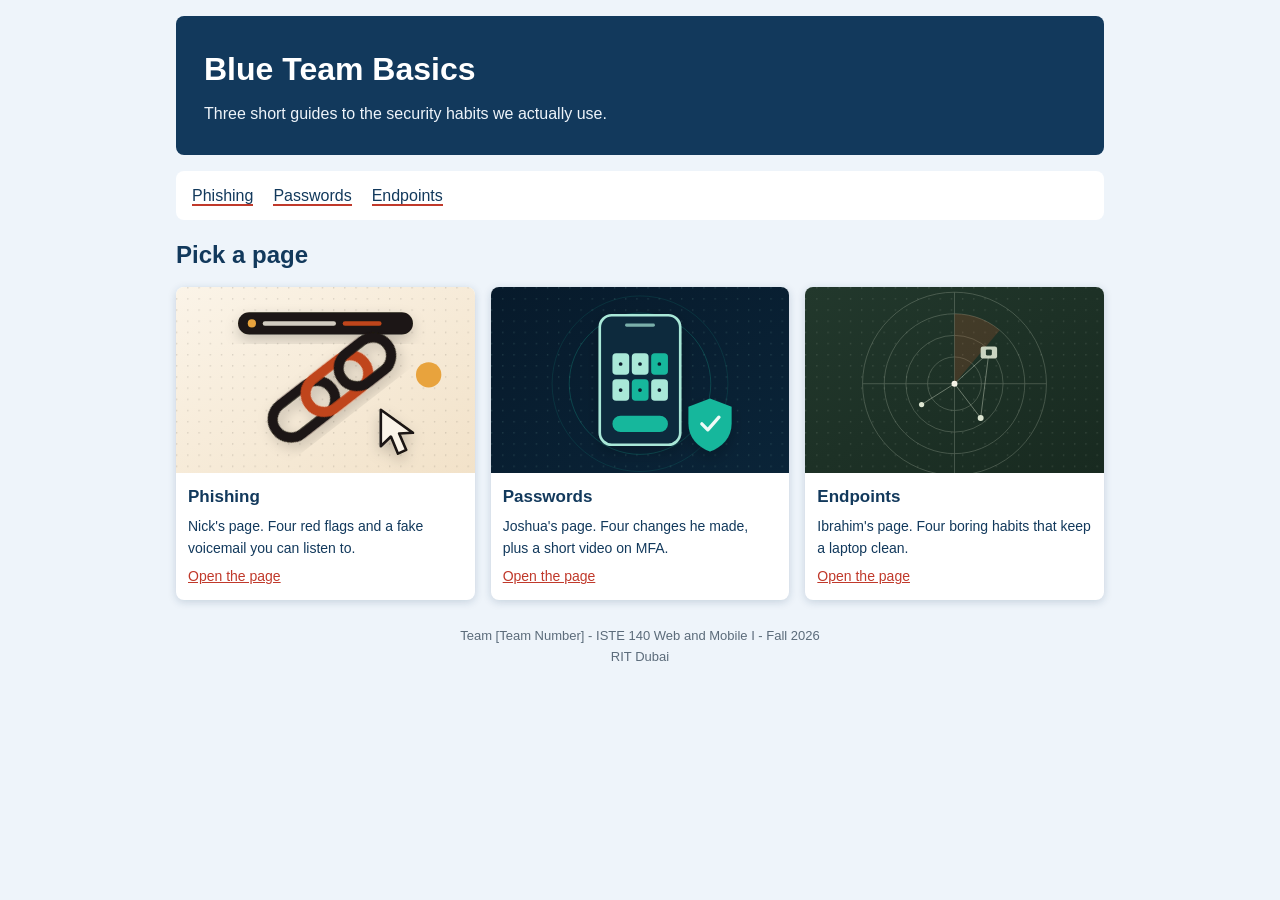
<file: index.html>
<!DOCTYPE html>
<!--
  Team [Team Number] - ISTE 140, Assignment 3
  Page: index.html (our home page)
  Members: Nick Mathenge - [Student ID 1]
           Joshua Twagirashema - [Student ID 2]
           Ibrahim Fadil - [Student ID 3]
  Topic: everyday cybersecurity habits.
  Images: we drew all the SVG pictures in assets/img/ ourselves.
-->
<html lang="en">
<head>
  <meta charset="utf-8">
  <meta name="viewport" content="width=device-width, initial-scale=1">
  <title>Blue Team Basics</title>
  <link rel="icon" href="assets/img/favicon.svg" type="image/svg+xml">
  <link rel="stylesheet" href="assets/css/index.css">
</head>
<body>
  <div class="site">

    <header>
      <h1>Blue Team Basics</h1>
      <p>Three short guides to the security habits we actually use.</p>
    </header>

    <nav>
      <ul>
        <li><a href="nick.html">Phishing</a></li>
        <li><a href="joshua.html">Passwords</a></li>
        <li><a href="ibrahim.html">Endpoints</a></li>
      </ul>
    </nav>

    <main>
      <h2>Pick a page</h2>

      <div class="cards">
        <article class="card">
          <img src="assets/img/thumb_phishing.svg" alt="A browser address bar above three chain links">
          <h3>Phishing</h3>
          <p>Nick's page. Four red flags and a fake voicemail you can listen to.</p>
          <a href="nick.html">Open the page</a>
        </article>

        <article class="card">
          <img src="assets/img/thumb_passwords.svg" alt="A phone showing a code next to a shield">
          <h3>Passwords</h3>
          <p>Joshua's page. Four changes he made, plus a short video on MFA.</p>
          <a href="joshua.html">Open the page</a>
        </article>

        <article class="card">
          <img src="assets/img/thumb_endpoints.svg" alt="A radar screen with connected devices">
          <h3>Endpoints</h3>
          <p>Ibrahim's page. Four boring habits that keep a laptop clean.</p>
          <a href="ibrahim.html">Open the page</a>
        </article>
      </div>
    </main>

    <footer>
      <p>Team [Team Number] - ISTE 140 Web and Mobile I - Fall 2026</p>
      <p>RIT Dubai</p>
    </footer>

  </div>
</body>
</html>
</file>
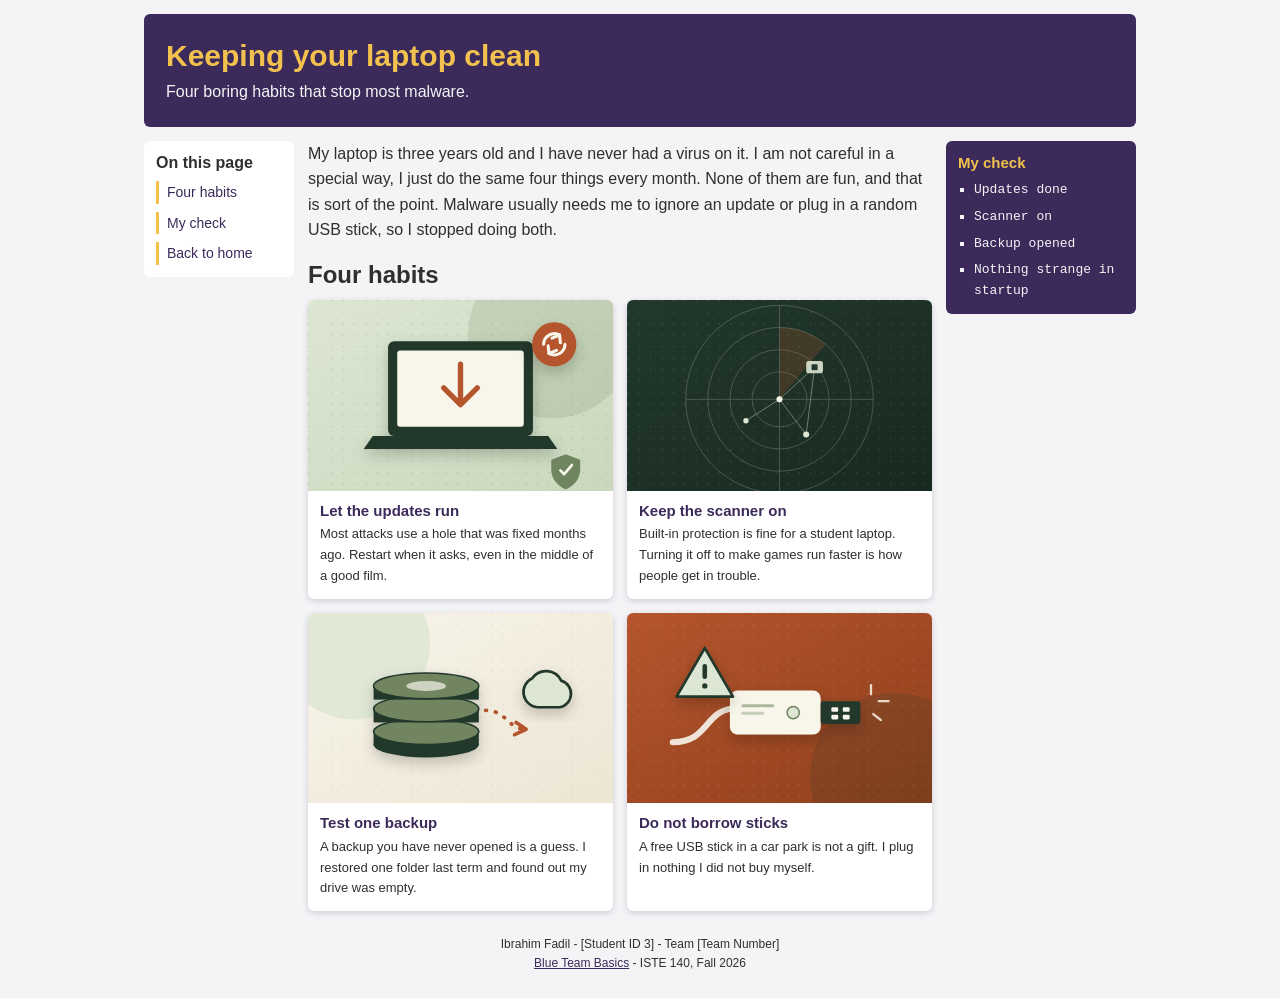
<file: ibrahim.html>
<!DOCTYPE html>
<!--
  Ibrahim Fadil - [Student ID 3] - Team [Team Number]
  ISTE 140, Assignment 3. Page: ibrahim.html
  My layout: option 3, three columns.
  Images: I drew all the SVG pictures in assets/img/ myself.
-->
<html lang="en">
<head>
  <meta charset="utf-8">
  <meta name="viewport" content="width=device-width, initial-scale=1">
  <title>Endpoint Safety | Blue Team Basics</title>
  <link rel="icon" href="assets/img/favicon.svg" type="image/svg+xml">
  <link rel="stylesheet" href="assets/css/ibrahim.css">
</head>
<body>
  <div class="site">

    <header>
      <h1>Keeping your laptop clean</h1>
      <p>Four boring habits that stop most malware.</p>
    </header>

    <nav>
      <h2>On this page</h2>
      <ul>
        <li><a href="#cards">Four habits</a></li>
        <li><a href="#check">My check</a></li>
        <li><a href="index.html">Back to home</a></li>
      </ul>
    </nav>

    <main>
      <p class="intro">My laptop is three years old and I have never had a virus on it. I am not careful in a special way, I just do the same four things every month. None of them are fun, and that is sort of the point. Malware usually needs me to ignore an update or plug in a random USB stick, so I stopped doing both.</p>

      <h2 id="cards">Four habits</h2>

      <div class="cards">
        <article class="card">
          <img src="assets/img/endpoint_updates.svg" alt="A download arrow above a laptop screen">
          <h3>Let the updates run</h3>
          <p>Most attacks use a hole that was fixed months ago. Restart when it asks, even in the middle of a good film.</p>
        </article>

        <article class="card">
          <img src="assets/img/endpoint_edr.svg" alt="A radar screen with connected device nodes">
          <h3>Keep the scanner on</h3>
          <p>Built-in protection is fine for a student laptop. Turning it off to make games run faster is how people get in trouble.</p>
        </article>

        <article class="card">
          <img src="assets/img/endpoint_backup.svg" alt="A folder being copied onto an external drive">
          <h3>Test one backup</h3>
          <p>A backup you have never opened is a guess. I restored one folder last term and found out my drive was empty.</p>
        </article>

        <article class="card">
          <img src="assets/img/endpoint_usb.svg" alt="A USB stick next to a warning sign">
          <h3>Do not borrow sticks</h3>
          <p>A free USB stick in a car park is not a gift. I plug in nothing I did not buy myself.</p>
        </article>
      </div>
    </main>

    <aside id="check">
      <h2>My check</h2>
      <ul>
        <li>Updates done</li>
        <li>Scanner on</li>
        <li>Backup opened</li>
        <li>Nothing strange in startup</li>
      </ul>
    </aside>

    <footer>
      <p>Ibrahim Fadil - [Student ID 3] - Team [Team Number]</p>
      <p><a href="index.html">Blue Team Basics</a> - ISTE 140, Fall 2026</p>
    </footer>

  </div>
</body>
</html>
</file>
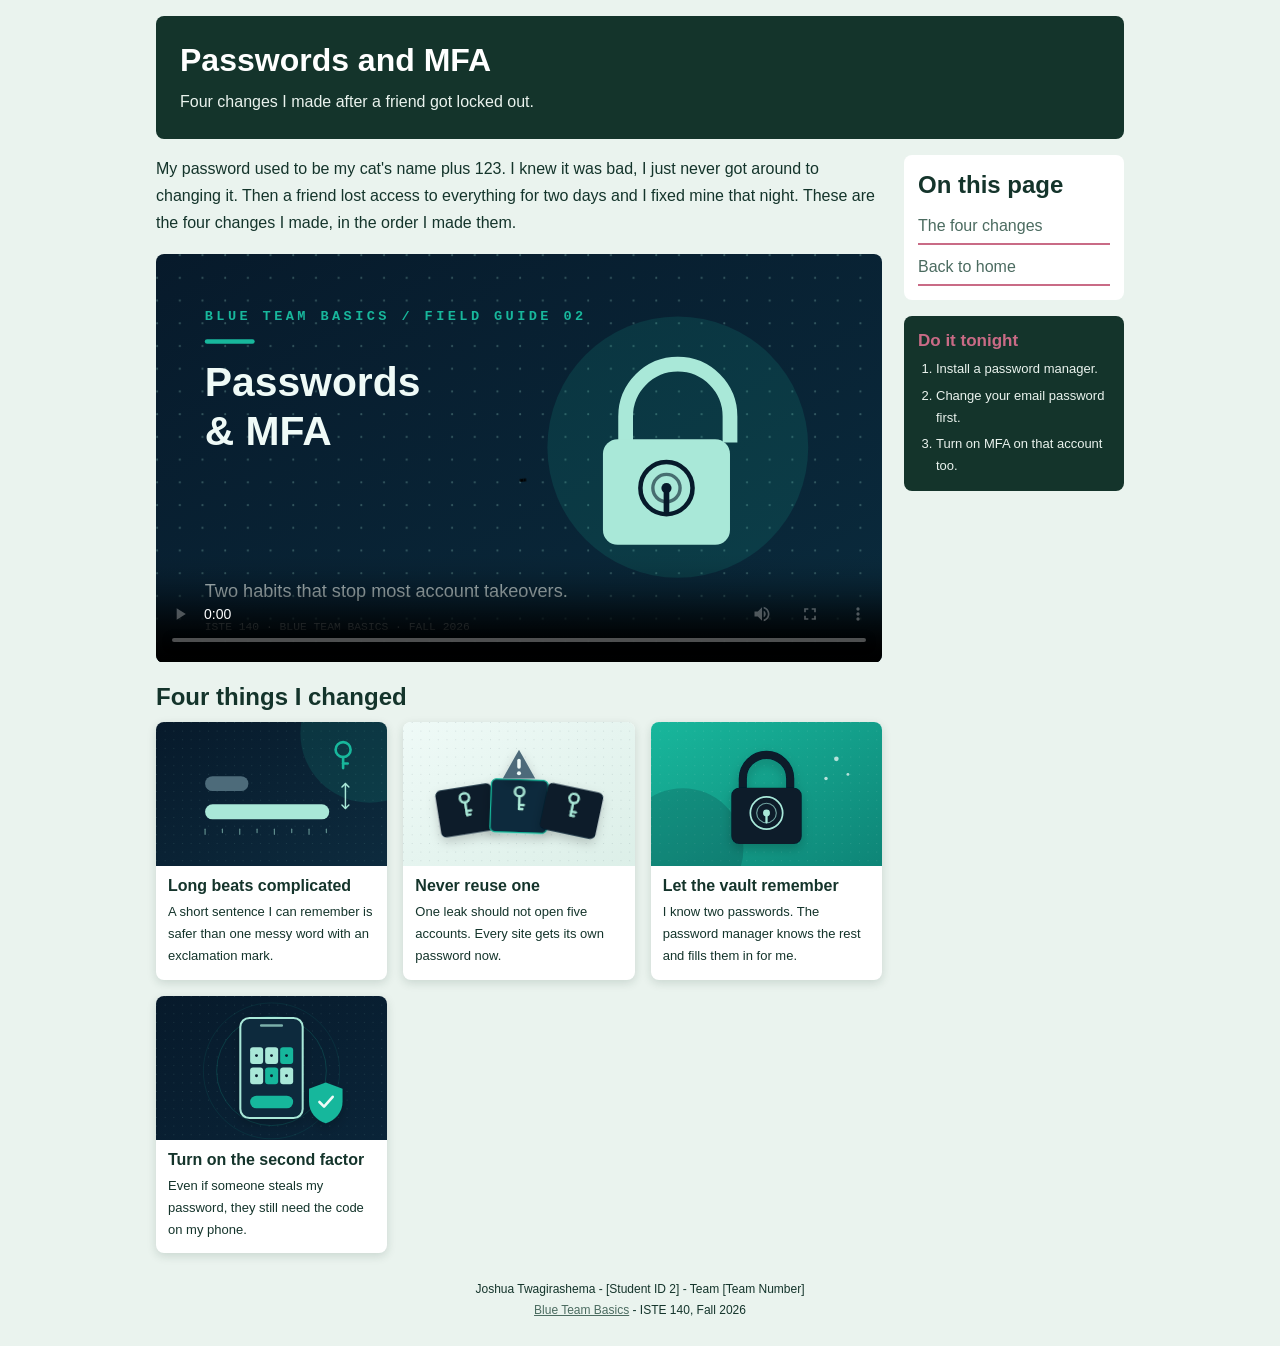
<file: joshua.html>
<!DOCTYPE html>
<!--
  Joshua Twagirashema - [Student ID 2] - Team [Team Number]
  ISTE 140, Assignment 3. Page: joshua.html
  My layout: option 2, sidebar on the right.
  Images: I drew all the SVG pictures in assets/img/ myself.
  Video: I recorded the screen capture in assets/media/ myself.
-->
<html lang="en">
<head>
  <meta charset="utf-8">
  <meta name="viewport" content="width=device-width, initial-scale=1">
  <title>Passwords | Blue Team Basics</title>
  <link rel="icon" href="assets/img/favicon.svg" type="image/svg+xml">
  <link rel="stylesheet" href="assets/css/joshua.css">
</head>
<body>
  <div class="site">

    <header>
      <h1>Passwords and MFA</h1>
      <p>Four changes I made after a friend got locked out.</p>
    </header>

    <main>
      <p class="intro">My password used to be my cat's name plus 123. I knew it was bad, I just never got around to changing it. Then a friend lost access to everything for two days and I fixed mine that night. These are the four changes I made, in the order I made them.</p>

      <div class="video">
        <video controls src="assets/media/mfa_demo.mp4" poster="assets/img/mfa_poster.svg">
          <track src="assets/media/mfa_demo.vtt" kind="captions" srclang="en" label="English">
          Your browser cannot play this video. <a href="assets/media/mfa_demo.mp4">Download it here</a>.
        </video>
      </div>

      <h2 id="cards">Four things I changed</h2>

      <div class="cards">
        <article class="card">
          <img src="assets/img/pass_length.svg" alt="A long bar made of small dots next to a short bar">
          <h3>Long beats complicated</h3>
          <p>A short sentence I can remember is safer than one messy word with an exclamation mark.</p>
        </article>

        <article class="card">
          <img src="assets/img/pass_reuse.svg" alt="One key opening three different doors">
          <h3>Never reuse one</h3>
          <p>One leak should not open five accounts. Every site gets its own password now.</p>
        </article>

        <article class="card">
          <img src="assets/img/pass_vault.svg" alt="A padlock with a combination dial">
          <h3>Let the vault remember</h3>
          <p>I know two passwords. The password manager knows the rest and fills them in for me.</p>
        </article>

        <article class="card">
          <img src="assets/img/pass_mfa.svg" alt="A phone showing a six digit code next to a shield">
          <h3>Turn on the second factor</h3>
          <p>Even if someone steals my password, they still need the code on my phone.</p>
        </article>
      </div>
    </main>

    <nav>
      <h2>On this page</h2>
      <ul>
        <li><a href="#cards">The four changes</a></li>
        <li><a href="index.html">Back to home</a></li>
      </ul>
    </nav>

    <aside>
      <h2>Do it tonight</h2>
      <ol>
        <li>Install a password manager.</li>
        <li>Change your email password first.</li>
        <li>Turn on MFA on that account too.</li>
      </ol>
    </aside>

    <footer>
      <p>Joshua Twagirashema - [Student ID 2] - Team [Team Number]</p>
      <p><a href="index.html">Blue Team Basics</a> - ISTE 140, Fall 2026</p>
    </footer>

  </div>
</body>
</html>
</file>
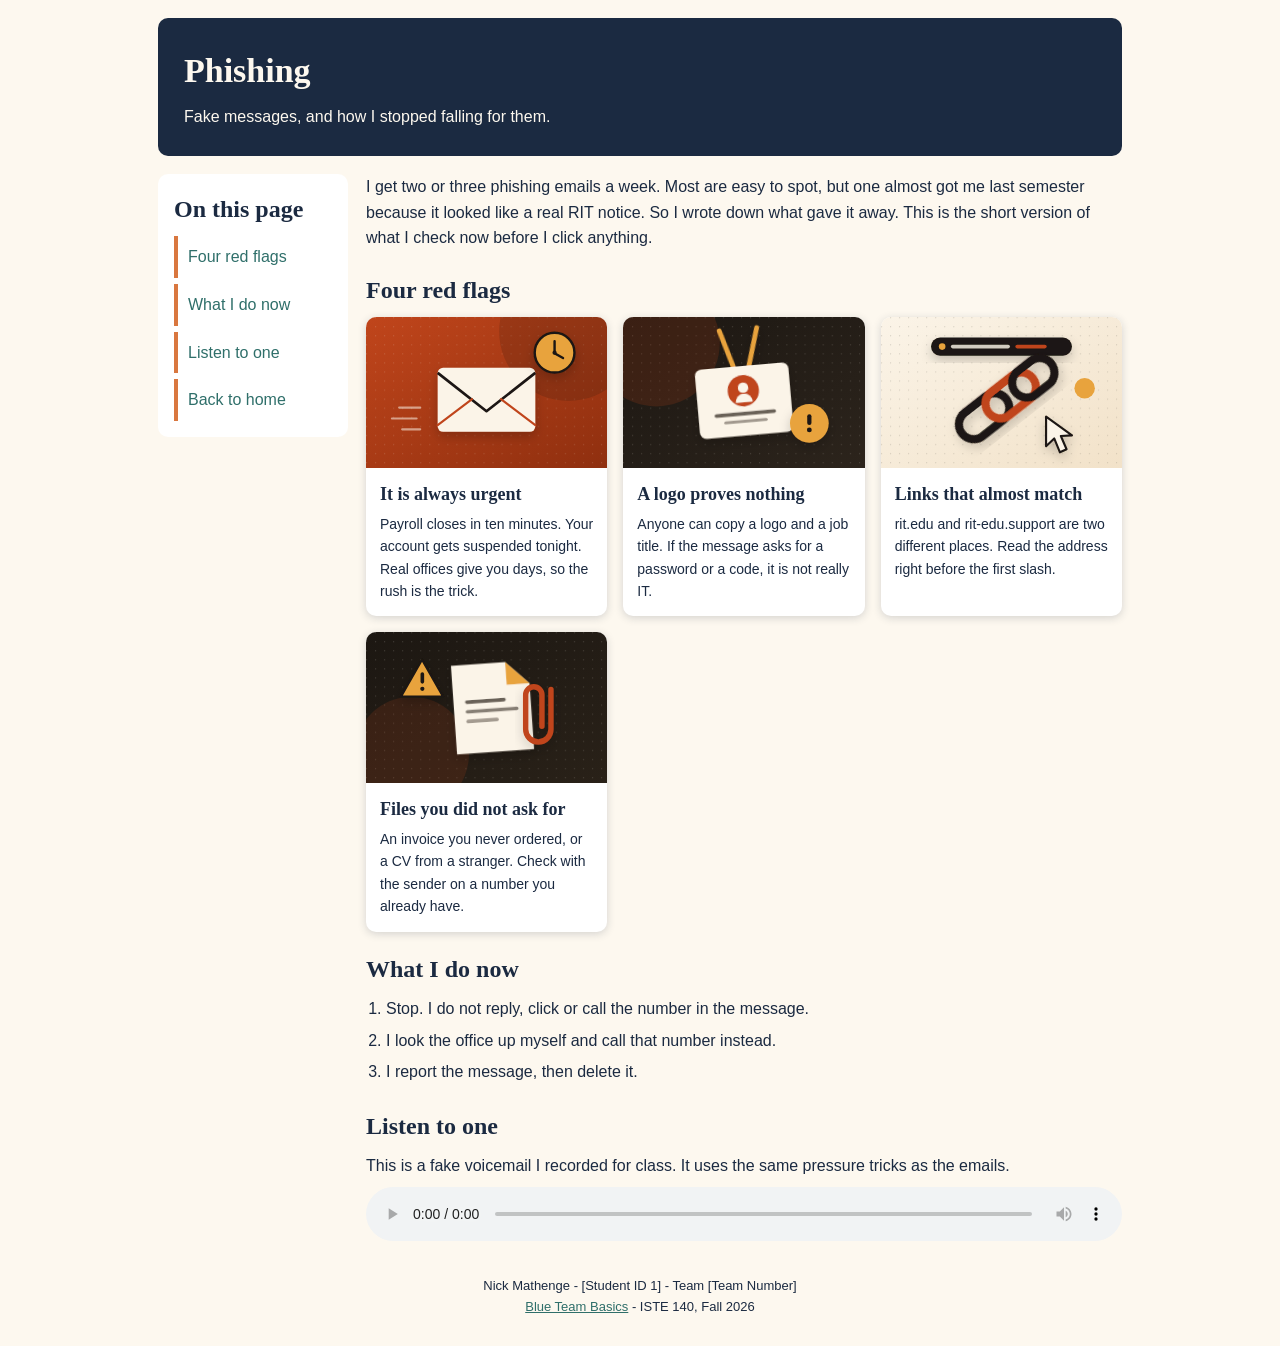
<file: nick.html>
<!DOCTYPE html>
<!--
  Nick Mathenge - [Student ID 1] - Team [Team Number]
  ISTE 140, Assignment 3. Page: nick.html
  My layout: option 1, navigation on the left.
  Images: I drew all the SVG pictures in assets/img/ myself.
  Audio: I recorded the fake voicemail in assets/media/ myself.
-->
<html lang="en">
<head>
  <meta charset="utf-8">
  <meta name="viewport" content="width=device-width, initial-scale=1">
  <title>Phishing | Blue Team Basics</title>
  <link rel="icon" href="assets/img/favicon.svg" type="image/svg+xml">
  <link rel="stylesheet" href="assets/css/nick.css">
</head>
<body>
  <div class="site">

    <header>
      <h1>Phishing</h1>
      <p>Fake messages, and how I stopped falling for them.</p>
    </header>

    <nav>
      <h2>On this page</h2>
      <ul>
        <li><a href="#flags">Four red flags</a></li>
        <li><a href="#check">What I do now</a></li>
        <li><a href="#listen">Listen to one</a></li>
        <li><a href="index.html">Back to home</a></li>
      </ul>
    </nav>

    <main>
      <p class="intro">I get two or three phishing emails a week. Most are easy to spot, but one almost got me last semester because it looked like a real RIT notice. So I wrote down what gave it away. This is the short version of what I check now before I click anything.</p>

      <h2 id="flags">Four red flags</h2>

      <div class="cards">
        <article class="card">
          <img src="assets/img/flag_urgency.svg" alt="An envelope with a clock in the corner">
          <h3>It is always urgent</h3>
          <p>Payroll closes in ten minutes. Your account gets suspended tonight. Real offices give you days, so the rush is the trick.</p>
        </article>

        <article class="card">
          <img src="assets/img/flag_authority.svg" alt="A clip-on ID badge next to a warning sign">
          <h3>A logo proves nothing</h3>
          <p>Anyone can copy a logo and a job title. If the message asks for a password or a code, it is not really IT.</p>
        </article>

        <article class="card">
          <img src="assets/img/flag_link.svg" alt="A browser address bar above three chain links">
          <h3>Links that almost match</h3>
          <p>rit.edu and rit-edu.support are two different places. Read the address right before the first slash.</p>
        </article>

        <article class="card">
          <img src="assets/img/flag_attachment.svg" alt="A paperclip and a warning triangle">
          <h3>Files you did not ask for</h3>
          <p>An invoice you never ordered, or a CV from a stranger. Check with the sender on a number you already have.</p>
        </article>
      </div>

      <h2 id="check">What I do now</h2>
      <ol>
        <li>Stop. I do not reply, click or call the number in the message.</li>
        <li>I look the office up myself and call that number instead.</li>
        <li>I report the message, then delete it.</li>
      </ol>

      <div class="audio" id="listen">
        <h2>Listen to one</h2>
        <p>This is a fake voicemail I recorded for class. It uses the same pressure tricks as the emails.</p>
        <audio controls src="assets/media/phishing_voicemail.m4a">
          Your browser cannot play this file. <a href="assets/media/phishing_voicemail.m4a">Download it here</a>.
        </audio>
      </div>
    </main>

    <footer>
      <p>Nick Mathenge - [Student ID 1] - Team [Team Number]</p>
      <p><a href="index.html">Blue Team Basics</a> - ISTE 140, Fall 2026</p>
    </footer>

  </div>
</body>
</html>
</file>
<file: assets/css/index.css>
/*
  Team [Team Number] - ISTE 140, Assignment 3
  Page: index.html (our home page)
  Colours: blue #12395c, pale blue #eef4fa, white #ffffff,
  red #c0392b, slate #5b6b7a. The shadow is blue with low opacity.
  Font: Helvetica and Arial, nothing else.
*/

/* remove the default space around everything */
* { margin: 0; padding: 0; box-sizing: border-box; }

/* pale blue page with blue text */
body {
  background: #eef4fa;
  color: #12395c;
  font-family: Helvetica, Arial, sans-serif;
  line-height: 1.6;
}

/* one column grid for header, nav, main and footer */
.site {
  display: grid;
  grid-template-columns: 1fr;
  gap: 16px;
  max-width: 960px;
  margin: 0 auto;
  padding: 16px;
}

/* CONTRAST: white title on the dark blue header */
header {
  grid-row: 1;
  background: #12395c;
  padding: 28px;
  border-radius: 8px;
}

/* the header title */
header h1 { color: #ffffff; font-size: 32px; }

/* the one sentence about our topic */
header p { color: #eef4fa; margin-top: 6px; }

/* nav sits under the header on its own row */
nav {
  grid-row: 2;
  background: #ffffff;
  padding: 12px 16px;
  border-radius: 8px;
}

/* ALIGNMENT: the nav links sit in one row, all on the same line */
nav ul {
  list-style: none;
  display: grid;
  grid-auto-flow: column;
  justify-content: start;
  gap: 20px;
}

/* nav links are blue with a red underline */
nav a {
  color: #12395c;
  text-decoration: none;
  border-bottom: 2px solid #c0392b;
}

/* main holds the three page cards */
main { grid-row: 3; }

/* a little space above the cards */
main h2 { margin-bottom: 12px; }

/*
  CARDS: auto-fit fills the row with as many 200px cards as fit, and
  minmax(200px, 1fr) shares the rest of the space. If I change 200px to
  300px the cards get wider, so fewer fit in a row and the third one
  wraps onto its own line.
*/
.cards {
  display: grid;
  grid-template-columns: repeat(auto-fit, minmax(200px, 1fr));
  gap: 16px;
}

/* REPETITION: all three cards share the same box and shadow */
.card {
  background: #ffffff;
  border-radius: 8px;
  box-shadow: 0 2px 8px rgba(18, 57, 92, 0.18);
  overflow: hidden;
  transition: transform 0.2s;
}

/* the thumbnail fills the top of the card */
.card img { width: 100%; display: block; }

/* PROXIMITY: the card title sits right above its sentence */
.card h3 { margin: 10px 12px 4px; font-size: 17px; }

/* card text and the link, padded from the edge */
.card p { margin: 0 12px 6px; font-size: 14px; }

/* the open link at the bottom of each card */
.card a {
  display: block;
  margin: 0 12px 12px;
  color: #c0392b;
  font-size: 14px;
}

/* the card grows a little when the mouse is over it */
.card:hover { transform: scale(1.03); }

/* footer closes the page */
footer {
  grid-row: 4;
  text-align: center;
  font-size: 13px;
  color: #5b6b7a;
  padding: 10px;
}

/* links in the footer use the slate colour */
footer a { color: #5b6b7a; }
</file>
<file: assets/css/ibrahim.css>
/*
  Ibrahim Fadil - [Student ID 3] - Team [Team Number]
  ISTE 140, Assignment 3. Page: ibrahim.html
  My colours: purple #3b2a5a, light grey #f4f4f6, white #ffffff,
  yellow #f2c14e, dark grey #2f2f2f. The shadow is purple with low opacity.
  My fonts: Trebuchet MS for headings, Courier New for the sidebar list.
*/

/* remove the space browsers add by default */
* { margin: 0; padding: 0; box-sizing: border-box; }

/* light grey page with dark grey text */
body {
  background: #f4f4f6;
  color: #2f2f2f;
  font-family: "Trebuchet MS", sans-serif;
  line-height: 1.6;
}

/* headings use the same font in bold, with a little more space */
h1, h2, h3 { line-height: 1.3; }

/* CONTRAST: yellow heading on the dark purple header */
header h1 { color: #f2c14e; font-size: 30px; }

/* the grid with three columns for nav, main and sidebar */
.site {
  display: grid;
  grid-template-columns: 150px 1fr 190px;
  gap: 14px;
  max-width: 1020px;
  margin: 0 auto;
  padding: 14px;
}

/* header goes across all three columns */
header {
  grid-column: 1 / 4;
  grid-row: 1;
  background: #3b2a5a;
  padding: 22px;
  border-radius: 6px;
}

/* the line under the header title */
header p { color: #f4f4f6; margin-top: 4px; }

/* nav is the narrow left column */
nav {
  grid-column: 1;
  grid-row: 2;
  background: #ffffff;
  padding: 12px;
  border-radius: 6px;
  align-self: start;
}

/* a smaller nav title so it fits in the narrow column */
nav h2 { font-size: 16px; }

/* nav links are stacked with a small gap */
nav ul {
  list-style: none;
  display: grid;
  gap: 8px;
  margin-top: 8px;
}

/* ALIGNMENT: all nav links start at the same left edge */
nav a {
  display: block;
  color: #3b2a5a;
  text-decoration: none;
  font-size: 14px;
  border-left: 3px solid #f2c14e;
  padding-left: 8px;
}

/* main is the middle column */
main { grid-column: 2; grid-row: 2; }

/* space under the intro */
.intro { margin-bottom: 16px; }

/* space above the cards heading */
main h2 { margin-bottom: 10px; }

/*
  CARDS: auto-fit puts as many cards in a row as there is room for, and
  minmax(200px, 1fr) keeps every card at least 200px wide. If I change
  200px to 300px the cards get wider, so fewer of them fit in a row and
  the last one moves down to a new line.
*/
.cards {
  display: grid;
  grid-template-columns: repeat(auto-fit, minmax(200px, 1fr));
  gap: 14px;
}

/* REPETITION and finishing touch: same white box, corners and shadow */
.card {
  background: #ffffff;
  border-radius: 6px;
  box-shadow: 0 2px 6px rgba(59, 42, 90, 0.2);
  overflow: hidden;
  transition: transform 0.2s;
}

/* the picture fills the top of the card */
.card img { width: 100%; display: block; }

/* PROXIMITY: heading and text of one card stay close together */
.card h3 { margin: 10px 12px 4px; font-size: 15px; color: #3b2a5a; }

/* card text sits under its heading with the same side padding */
.card p { margin: 0 12px 12px; font-size: 13px; }

/* finishing touch 2: the card grows a little when the mouse is over it */
.card:hover { transform: scale(1.04); }

/* the sidebar is the narrow right column */
aside {
  grid-column: 3;
  grid-row: 2;
  background: #3b2a5a;
  color: #f4f4f6;
  padding: 12px;
  border-radius: 6px;
  align-self: start;
}

/* the sidebar title */
aside h2 { color: #f2c14e; font-size: 15px; margin-bottom: 8px; }

/* the checklist uses Courier New and keeps its bullets */
aside ul {
  font-family: "Courier New", monospace;
  font-size: 13px;
  list-style: square;
  margin-left: 16px;
  display: grid;
  gap: 6px;
}

/* footer goes across all three columns */
footer {
  grid-column: 1 / 4;
  grid-row: 3;
  text-align: center;
  font-size: 12px;
  padding: 10px;
}

/* links are purple so they stand out from the text */
a { color: #3b2a5a; }
</file>
<file: assets/css/joshua.css>
/*
  Joshua Twagirashema - [Student ID 2] - Team [Team Number]
  ISTE 140, Assignment 3. Page: joshua.html
  My colours: deep green #14342b, mint #eaf3ee, white #ffffff,
  pink #c96b86, sage #4b6b60. The shadow is deep green with low opacity.
  My font: Verdana, one font for the whole page.
*/

/* remove the default space around everything */
* { margin: 0; padding: 0; box-sizing: border-box; }

/* mint page, deep green text, Verdana everywhere */
body {
  background: #eaf3ee;
  color: #14342b;
  font-family: Verdana, sans-serif;
  line-height: 1.7;
}

/* headings are the same font but bigger and pink on the header */
h1, h2, h3 { line-height: 1.3; }

/* CONTRAST: white heading on a deep green band */
header h1 { color: #ffffff; font-size: 32px; }

/* the grid: header, main, nav, sidebar and footer */
.site {
  display: grid;
  grid-template-columns: 1fr 220px;
  grid-template-rows: auto auto 1fr auto;
  gap: 16px;
  max-width: 1000px;
  margin: 0 auto;
  padding: 16px;
}

/* header goes across the top */
header {
  grid-column: 1 / 3;
  grid-row: 1;
  background: #14342b;
  padding: 24px;
  border-radius: 8px;
}

/* the sentence under the header title */
header p { color: #eaf3ee; margin-top: 6px; }

/* main is the wide left column and runs past the sidebar */
main {
  grid-column: 1;
  grid-row: 2 / 4;
  padding-right: 6px;
}

/* nav is the first box in the right column */
nav {
  grid-column: 2;
  grid-row: 2;
  align-self: start;
  background: #ffffff;
  padding: 14px;
  border-radius: 8px;
}

/* ALIGNMENT: the nav links are all indented by the same amount */
nav ul {
  list-style: none;
  display: grid;
  gap: 4px;
  margin-top: 8px;
}

/* nav links are plain text with a pink line under them */
nav a {
  display: block;
  padding: 4px 0;
  color: #4b6b60;
  text-decoration: none;
  border-bottom: 2px solid #c96b86;
}

/* the sidebar is the second box in the right column */
aside {
  grid-column: 2;
  grid-row: 3;
  align-self: start;
  background: #14342b;
  color: #eaf3ee;
  padding: 14px;
  border-radius: 8px;
}

/* the small title inside the sidebar */
aside h2 { color: #c96b86; font-size: 17px; margin-bottom: 6px; }

/* the sidebar list keeps its numbers and a little space */
aside ol { margin-left: 18px; display: grid; gap: 4px; font-size: 13px; }

/* a bit of space under my intro paragraph */
.intro { margin-bottom: 18px; }

/* space above the video so it does not touch the intro */
.video { margin-bottom: 18px; }

/* the video is as wide as main allows */
.video video { width: 100%; border-radius: 8px; display: block; }

/* space above the card heading */
main h2 { margin-bottom: 10px; }

/*
  CARDS: auto-fit puts as many cards in a row as there is room for, and
  minmax(200px, 1fr) says a card is never under 200px. If I change 200px
  to 300px each card gets wider, so only one or two fit on a line and
  the rest wrap down.
*/
.cards {
  display: grid;
  grid-template-columns: repeat(auto-fit, minmax(200px, 1fr));
  gap: 16px;
}

/* REPETITION and finishing touch: same white box, corners and shadow */
.card {
  background: #ffffff;
  border-radius: 8px;
  box-shadow: 0 3px 10px rgba(20, 52, 43, 0.15);
  overflow: hidden;
  transition: transform 0.2s;
}

/* the picture fills the card from edge to edge */
.card img { width: 100%; display: block; }

/* PROXIMITY: the card heading sits close to its own text */
.card h3 { margin: 10px 12px 4px; font-size: 16px; color: #14342b; }

/* card text, padded so it does not touch the edge */
.card p { margin: 0 12px 12px; font-size: 13px; }

/* finishing touch 2: the card lifts up a little on hover */
.card:hover { transform: translateY(-4px); }

/* footer goes under everything */
footer {
  grid-column: 1 / 3;
  grid-row: 4;
  text-align: center;
  font-size: 12px;
  padding: 10px;
}

/* links are sage green and underlined so they are easy to spot */
a { color: #4b6b60; }
</file>
<file: assets/css/nick.css>
/*
  Nick Mathenge - [Student ID 1] - Team [Team Number]
  ISTE 140, Assignment 3. Page: nick.html
  My colours: navy #1b2a41, cream #fdf8ef, white #ffffff,
  orange #d9773f, teal #2f6f6a. The shadow is navy with low opacity.
  My fonts: Georgia for headings, Arial for the text.
*/

/* remove the space browsers add around everything */
* { margin: 0; padding: 0; box-sizing: border-box; }

/* cream page, navy text, Arial and a little extra line height */
body {
  background: #fdf8ef;
  color: #1b2a41;
  font-family: Arial, sans-serif;
  line-height: 1.6;
}

/* headings use my second font so they look different from the text */
h1, h2, h3 { font-family: Georgia, serif; }

/* CONTRAST: cream heading on the dark navy header, easy to read */
header h1 { color: #fdf8ef; font-size: 34px; }

/* the grid that holds my header, nav, main and footer */
.site {
  display: grid;
  grid-template-columns: 190px 1fr;
  gap: 18px;
  max-width: 1000px;
  margin: 0 auto;
  padding: 18px;
}

/* header goes across both columns on row 1 */
header {
  grid-column: 1 / 3;
  grid-row: 1;
  background: #1b2a41;
  padding: 26px;
  border-radius: 10px;
}

/* the small sentence under the header title */
header p { color: #fdf8ef; margin-top: 6px; }

/* nav takes the left column of row 2 */
nav {
  grid-column: 1;
  grid-row: 2;
  align-self: start;
  background: #ffffff;
  padding: 16px;
  border-radius: 10px;
}

/* ALIGNMENT: every nav link starts on the same left edge */
nav ul {
  list-style: none;
  display: grid;
  gap: 6px;
  margin-top: 8px;
}

/* each nav link looks like a small button */
nav a {
  display: block;
  padding: 8px 10px;
  color: #2f6f6a;
  text-decoration: none;
  border-left: 4px solid #d9773f;
}

/* main content takes the right column of row 2 */
main { grid-column: 2; grid-row: 2; }

/* a little space under the intro text */
.intro { margin-bottom: 20px; }

/* PROXIMITY: the heading sits close to the cards it belongs to */
main h2 { margin: 18px 0 8px; }

/*
  CARDS: auto-fit fills each row with as many 200px cards as fit, and
  minmax(200px, 1fr) lets them share the extra space. If I change
  200px to 300px the cards get wider, so fewer fit in a row and they
  drop to the next line sooner.
*/
.cards {
  display: grid;
  grid-template-columns: repeat(auto-fit, minmax(200px, 1fr));
  gap: 16px;
}

/* REPETITION: every card has the same white box, corners and shadow */
.card {
  background: #ffffff;
  border-radius: 10px;
  box-shadow: 0 2px 8px rgba(27, 42, 65, 0.18);
  overflow: hidden;
  transition: transform 0.2s;
}

/* the image fills the card and keeps the rounded top corners */
.card img { width: 100%; display: block; }

/* card heading, indented from the edges */
.card h3 { margin: 12px 14px 4px; font-size: 18px; }

/* card text, same indents so the cards line up */
.card p { margin: 0 14px 14px; font-size: 14px; }

/* finishing touch 1: the card grows a little on hover */
.card:hover { transform: scale(1.03); }

/* the numbered list keeps a little space between the steps */
ol { margin-left: 20px; display: grid; gap: 6px; }

/* the audio player gets its own space above it */
.audio { margin-top: 22px; }

/* the player fills the width of main */
.audio audio { width: 100%; margin-top: 8px; }

/* footer sits under both columns on the last row */
footer {
  grid-column: 1 / 3;
  grid-row: 3;
  text-align: center;
  font-size: 13px;
  padding: 10px;
}

/* links in the text use my teal colour */
a { color: #2f6f6a; }
</file>
